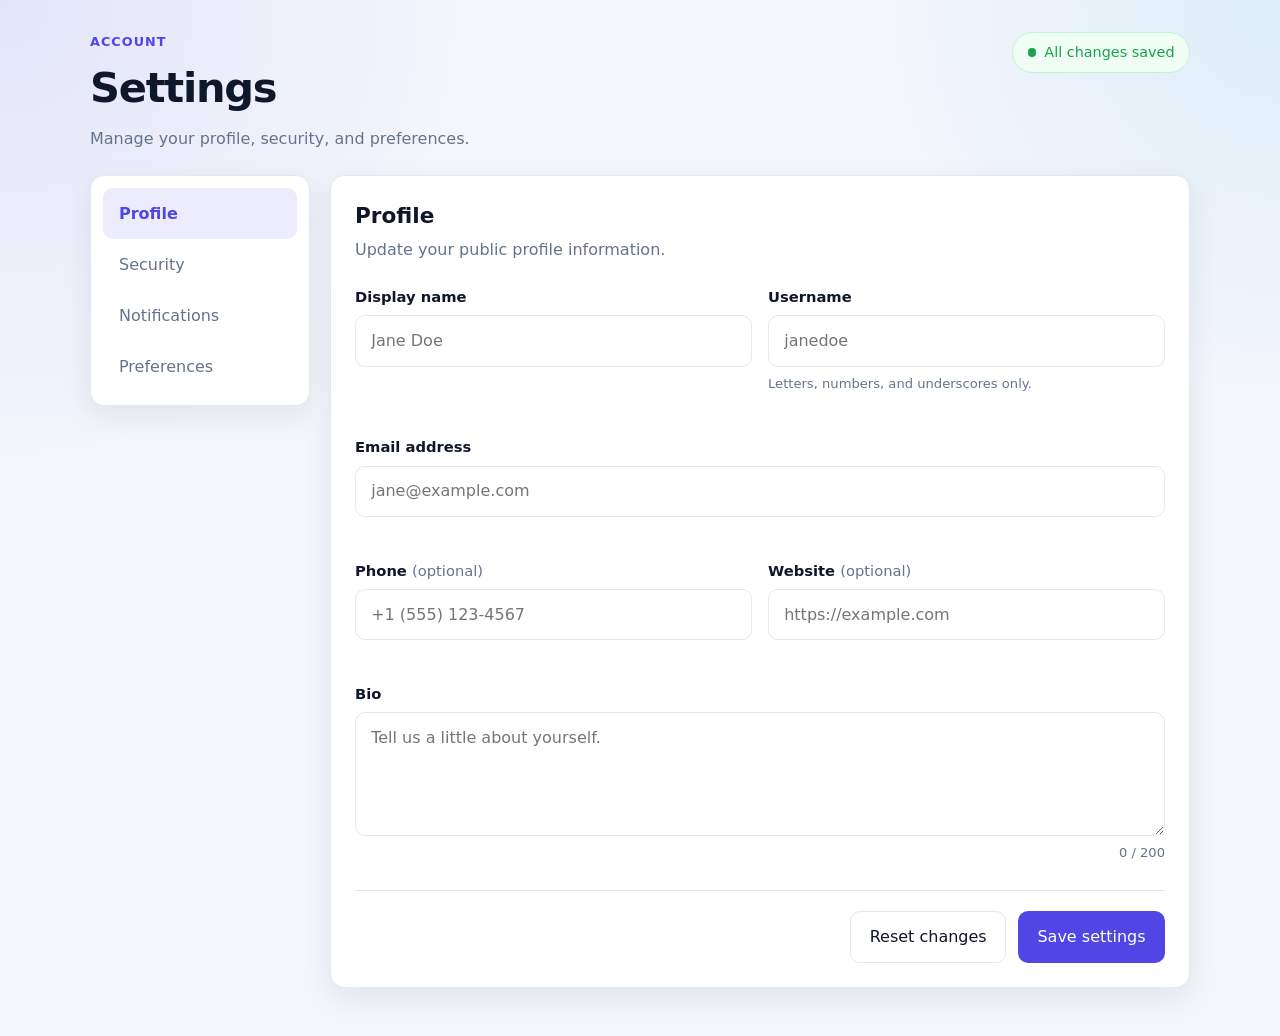
<file: settings/index.html>
<!DOCTYPE html>
<html lang="en">
  <head>
    <meta charset="UTF-8" />
    <meta name="viewport" content="width=device-width, initial-scale=1.0" />
    <title>Settings</title>
    <link rel="stylesheet" href="css/styles.css" />
  </head>
  <body>
    <div class="app">
      <header class="page-header">
        <div>
          <p class="eyebrow">Account</p>
          <h1>Settings</h1>
          <p class="subtitle">Manage your profile, security, and preferences.</p>
        </div>
        <div class="status-pill" id="saveStatus" aria-live="polite" hidden>
          <span class="status-dot"></span>
          <span class="status-text">All changes saved</span>
        </div>
      </header>

      <div class="layout">
        <nav class="sidebar" aria-label="Settings sections">
          <button type="button" class="nav-item active" data-section="profile">Profile</button>
          <button type="button" class="nav-item" data-section="security">Security</button>
          <button type="button" class="nav-item" data-section="notifications">Notifications</button>
          <button type="button" class="nav-item" data-section="preferences">Preferences</button>
        </nav>

        <main class="content">
          <form id="settingsForm" novalidate>
            <!-- Profile -->
            <section class="panel active" id="profile" aria-labelledby="profile-heading">
              <div class="panel-header">
                <h2 id="profile-heading">Profile</h2>
                <p>Update your public profile information.</p>
              </div>

              <div class="field-grid">
                <div class="field">
                  <label for="displayName">Display name</label>
                  <input
                    type="text"
                    id="displayName"
                    name="displayName"
                    autocomplete="name"
                    placeholder="Jane Doe"
                    required
                    minlength="2"
                    maxlength="50"
                  />
                  <p class="error" id="displayNameError" role="alert"></p>
                </div>

                <div class="field">
                  <label for="username">Username</label>
                  <input
                    type="text"
                    id="username"
                    name="username"
                    autocomplete="username"
                    placeholder="janedoe"
                    required
                    minlength="3"
                    maxlength="20"
                    pattern="^[a-zA-Z0-9_]+$"
                  />
                  <p class="hint">Letters, numbers, and underscores only.</p>
                  <p class="error" id="usernameError" role="alert"></p>
                </div>

                <div class="field field-full">
                  <label for="email">Email address</label>
                  <input
                    type="email"
                    id="email"
                    name="email"
                    autocomplete="email"
                    placeholder="jane@example.com"
                    required
                  />
                  <p class="error" id="emailError" role="alert"></p>
                </div>

                <div class="field">
                  <label for="phone">Phone <span class="optional">(optional)</span></label>
                  <input
                    type="tel"
                    id="phone"
                    name="phone"
                    autocomplete="tel"
                    placeholder="+1 (555) 123-4567"
                  />
                  <p class="error" id="phoneError" role="alert"></p>
                </div>

                <div class="field">
                  <label for="website">Website <span class="optional">(optional)</span></label>
                  <input
                    type="url"
                    id="website"
                    name="website"
                    autocomplete="url"
                    placeholder="https://example.com"
                  />
                  <p class="error" id="websiteError" role="alert"></p>
                </div>

                <div class="field field-full">
                  <label for="bio">Bio</label>
                  <textarea
                    id="bio"
                    name="bio"
                    rows="4"
                    maxlength="200"
                    placeholder="Tell us a little about yourself."
                  ></textarea>
                  <div class="field-footer">
                    <p class="error" id="bioError" role="alert"></p>
                    <p class="counter" id="bioCounter">0 / 200</p>
                  </div>
                </div>
              </div>
            </section>

            <!-- Security -->
            <section class="panel" id="security" aria-labelledby="security-heading">
              <div class="panel-header">
                <h2 id="security-heading">Security</h2>
                <p>Change your password and review security options.</p>
              </div>

              <div class="field-grid">
                <div class="field field-full">
                  <label for="currentPassword">Current password</label>
                  <div class="input-group">
                    <input
                      type="password"
                      id="currentPassword"
                      name="currentPassword"
                      autocomplete="current-password"
                      placeholder="Enter current password"
                    />
                    <button
                      type="button"
                      class="toggle-password"
                      data-target="currentPassword"
                      aria-label="Show current password"
                    >
                      Show
                    </button>
                  </div>
                  <p class="error" id="currentPasswordError" role="alert"></p>
                </div>

                <div class="field">
                  <label for="newPassword">New password</label>
                  <div class="input-group">
                    <input
                      type="password"
                      id="newPassword"
                      name="newPassword"
                      autocomplete="new-password"
                      placeholder="Create a new password"
                      minlength="8"
                    />
                    <button
                      type="button"
                      class="toggle-password"
                      data-target="newPassword"
                      aria-label="Show new password"
                    >
                      Show
                    </button>
                  </div>
                  <ul class="password-rules" id="passwordRules">
                    <li data-rule="length">At least 8 characters</li>
                    <li data-rule="uppercase">One uppercase letter</li>
                    <li data-rule="lowercase">One lowercase letter</li>
                    <li data-rule="number">One number</li>
                    <li data-rule="special">One special character</li>
                  </ul>
                  <p class="error" id="newPasswordError" role="alert"></p>
                </div>

                <div class="field">
                  <label for="confirmPassword">Confirm new password</label>
                  <div class="input-group">
                    <input
                      type="password"
                      id="confirmPassword"
                      name="confirmPassword"
                      autocomplete="new-password"
                      placeholder="Repeat new password"
                    />
                    <button
                      type="button"
                      class="toggle-password"
                      data-target="confirmPassword"
                      aria-label="Show confirm password"
                    >
                      Show
                    </button>
                  </div>
                  <p class="error" id="confirmPasswordError" role="alert"></p>
                </div>

                <div class="field field-full">
                  <label class="toggle-row" for="twoFactor">
                    <span>
                      <strong>Two-factor authentication</strong>
                      <small>Add an extra layer of security to your account.</small>
                    </span>
                    <input type="checkbox" id="twoFactor" name="twoFactor" />
                    <span class="switch" aria-hidden="true"></span>
                  </label>
                </div>
              </div>
            </section>

            <!-- Notifications -->
            <section class="panel" id="notifications" aria-labelledby="notifications-heading">
              <div class="panel-header">
                <h2 id="notifications-heading">Notifications</h2>
                <p>Choose what updates you want to receive.</p>
              </div>

              <div class="toggle-list">
                <label class="toggle-row" for="emailNotifications">
                  <span>
                    <strong>Email notifications</strong>
                    <small>Receive product updates and announcements.</small>
                  </span>
                  <input type="checkbox" id="emailNotifications" name="emailNotifications" checked />
                  <span class="switch" aria-hidden="true"></span>
                </label>

                <label class="toggle-row" for="pushNotifications">
                  <span>
                    <strong>Push notifications</strong>
                    <small>Get real-time alerts in your browser.</small>
                  </span>
                  <input type="checkbox" id="pushNotifications" name="pushNotifications" />
                  <span class="switch" aria-hidden="true"></span>
                </label>

                <label class="toggle-row" for="weeklyDigest">
                  <span>
                    <strong>Weekly digest</strong>
                    <small>A summary of activity sent every Monday.</small>
                  </span>
                  <input type="checkbox" id="weeklyDigest" name="weeklyDigest" checked />
                  <span class="switch" aria-hidden="true"></span>
                </label>
              </div>
            </section>

            <!-- Preferences -->
            <section class="panel" id="preferences" aria-labelledby="preferences-heading">
              <div class="panel-header">
                <h2 id="preferences-heading">Preferences</h2>
                <p>Customize your experience.</p>
              </div>

              <div class="field-grid">
                <div class="field">
                  <label for="language">Language</label>
                  <select id="language" name="language" required>
                    <option value="">Select a language</option>
                    <option value="en" selected>English</option>
                    <option value="es">Spanish</option>
                    <option value="fr">French</option>
                    <option value="de">German</option>
                  </select>
                  <p class="error" id="languageError" role="alert"></p>
                </div>

                <div class="field">
                  <label for="timezone">Timezone</label>
                  <select id="timezone" name="timezone" required>
                    <option value="">Select a timezone</option>
                    <option value="UTC">UTC</option>
                    <option value="America/New_York">Eastern Time (US)</option>
                    <option value="America/Chicago">Central Time (US)</option>
                    <option value="America/Los_Angeles">Pacific Time (US)</option>
                    <option value="Europe/London">London</option>
                    <option value="Asia/Karachi">Karachi</option>
                  </select>
                  <p class="error" id="timezoneError" role="alert"></p>
                </div>

                <div class="field field-full">
                  <fieldset class="radio-group">
                    <legend>Theme</legend>
                    <label class="radio-card">
                      <input type="radio" name="theme" value="light" checked />
                      <span>
                        <strong>Light</strong>
                        <small>Clean and bright interface.</small>
                      </span>
                    </label>
                    <label class="radio-card">
                      <input type="radio" name="theme" value="dark" />
                      <span>
                        <strong>Dark</strong>
                        <small>Easy on the eyes at night.</small>
                      </span>
                    </label>
                    <label class="radio-card">
                      <input type="radio" name="theme" value="system" />
                      <span>
                        <strong>System</strong>
                        <small>Match your device settings.</small>
                      </span>
                    </label>
                  </fieldset>
                </div>
              </div>
            </section>

            <div class="form-actions">
              <button type="button" class="btn btn-ghost" id="resetBtn">Reset changes</button>
              <button type="submit" class="btn btn-primary" id="saveBtn">Save settings</button>
            </div>
          </form>
        </main>
      </div>
    </div>

    <div class="toast" id="toast" role="status" aria-live="polite" hidden></div>

    <script src="js/validation.js"></script>
  </body>
</html>
</file>
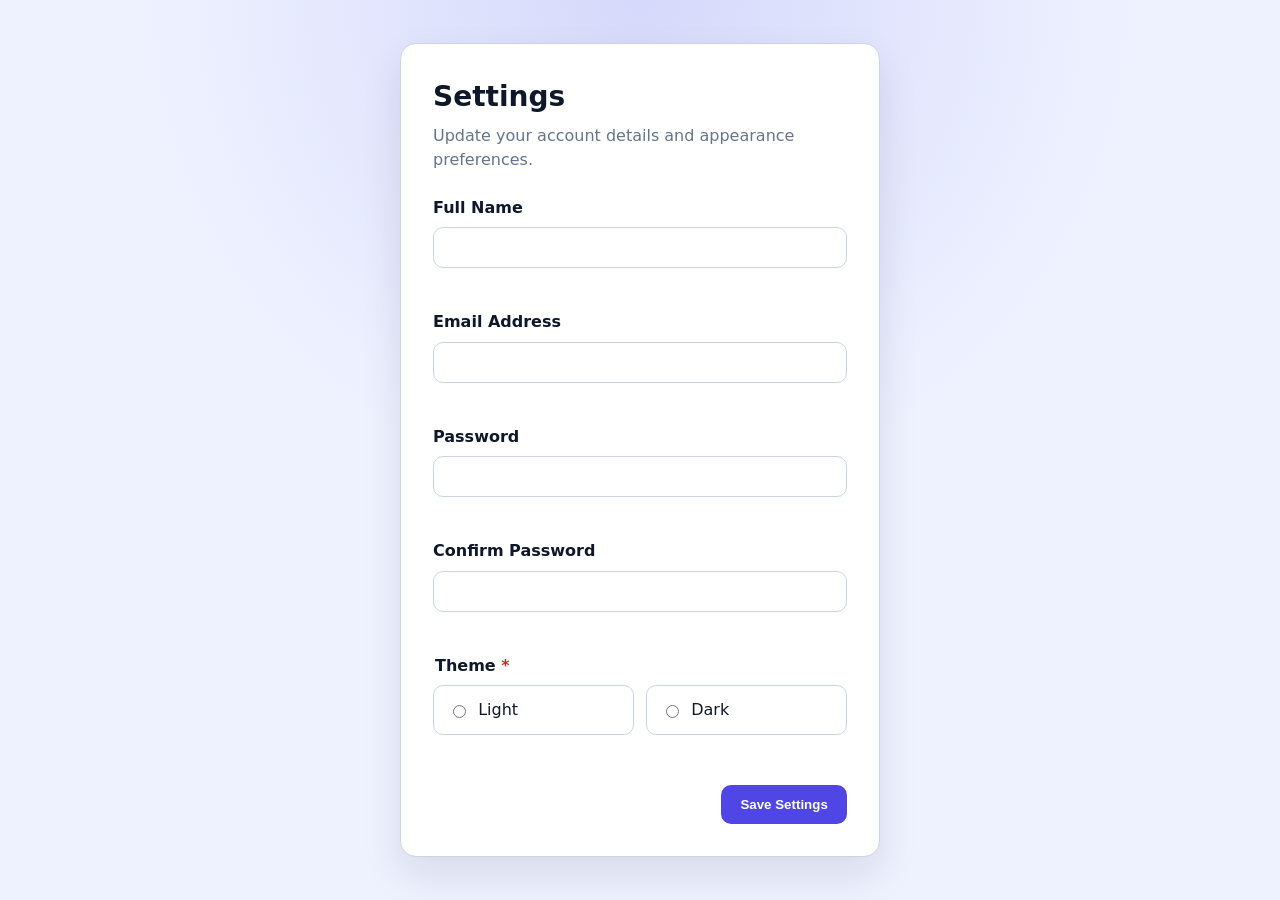
<file: settings/settings.html>
<!DOCTYPE html>
<html lang="en">
  <head>
    <meta charset="UTF-8" />
    <meta name="viewport" content="width=device-width, initial-scale=1.0" />
    <title>Settings</title>
    <link rel="stylesheet" href="css/style.css" />
  </head>
  <body>
    <main class="page">
      <section class="card" aria-labelledby="settings-title">
        <header class="card-header">
          <h1 id="settings-title">Settings</h1>
          <p>Update your account details and appearance preferences.</p>
        </header>

        <form id="settingsForm" novalidate>
          <div class="field">
            <label for="fullName">Full Name</label>
            <input
              type="text"
              id="fullName"
              name="fullName"
              autocomplete="name"
              required
              aria-describedby="fullNameError"
              aria-errormessage="fullNameError"
            />
            <p class="error" id="fullNameError" aria-live="polite"></p>
          </div>

          <div class="field">
            <label for="email">Email Address</label>
            <input
              type="email"
              id="email"
              name="email"
              autocomplete="email"
              required
              aria-describedby="emailError"
              aria-errormessage="emailError"
            />
            <p class="error" id="emailError" aria-live="polite"></p>
          </div>

          <div class="field">
            <label for="password">Password</label>
            <input
              type="password"
              id="password"
              name="password"
              autocomplete="new-password"
              minlength="8"
              required
              aria-describedby="passwordError"
              aria-errormessage="passwordError"
            />
            <p class="error" id="passwordError" aria-live="polite"></p>
          </div>

          <div class="field">
            <label for="confirmPassword">Confirm Password</label>
            <input
              type="password"
              id="confirmPassword"
              name="confirmPassword"
              autocomplete="new-password"
              required
              aria-describedby="confirmPasswordError"
              aria-errormessage="confirmPasswordError"
            />
            <p class="error" id="confirmPasswordError" aria-live="polite"></p>
          </div>

          <fieldset class="field theme-field" id="themeFieldset">
            <legend id="themeLegend">Theme <span class="required-mark" aria-hidden="true">*</span></legend>
            <div
              class="theme-options"
              role="radiogroup"
              aria-labelledby="themeLegend"
              aria-describedby="themeError"
              aria-required="true"
            >
              <label class="theme-option" for="themeLight">
                <input
                  type="radio"
                  id="themeLight"
                  name="theme"
                  value="light"
                  required
                />
                <span>Light</span>
              </label>
              <label class="theme-option" for="themeDark">
                <input type="radio" id="themeDark" name="theme" value="dark" />
                <span>Dark</span>
              </label>
            </div>
            <p class="error" id="themeError" aria-live="polite"></p>
          </fieldset>

          <p class="success" id="successMessage" role="status" aria-live="polite" hidden>
            Settings saved successfully.
          </p>

          <div class="actions">
            <button type="submit" class="btn btn-primary">Save Settings</button>
          </div>
        </form>
      </section>
    </main>

    <script src="js/script.js"></script>
  </body>
</html>
</file>
<file: settings/css/styles.css>
:root {
  --bg: #f4f6fb;
  --surface: #ffffff;
  --surface-muted: #f8fafc;
  --border: #e2e8f0;
  --border-focus: #6366f1;
  --text: #0f172a;
  --text-muted: #64748b;
  --primary: #4f46e5;
  --primary-hover: #4338ca;
  --danger: #dc2626;
  --success: #16a34a;
  --shadow: 0 10px 30px rgba(15, 23, 42, 0.08);
  --radius: 14px;
  --radius-sm: 10px;
  --transition: 180ms ease;
}

*,
*::before,
*::after {
  box-sizing: border-box;
}

body {
  margin: 0;
  min-height: 100vh;
  font-family: Inter, system-ui, -apple-system, BlinkMacSystemFont, "Segoe UI", sans-serif;
  color: var(--text);
  background:
    radial-gradient(circle at top left, rgba(99, 102, 241, 0.12), transparent 28%),
    radial-gradient(circle at top right, rgba(14, 165, 233, 0.1), transparent 24%),
    var(--bg);
  line-height: 1.5;
}

button,
input,
select,
textarea {
  font: inherit;
}

.app {
  width: min(1100px, calc(100% - 2rem));
  margin: 2rem auto 3rem;
}

.page-header {
  display: flex;
  justify-content: space-between;
  align-items: flex-start;
  gap: 1rem;
  margin-bottom: 1.5rem;
}

.eyebrow {
  margin: 0 0 0.35rem;
  font-size: 0.8rem;
  font-weight: 600;
  letter-spacing: 0.08em;
  text-transform: uppercase;
  color: var(--primary);
}

.page-header h1 {
  margin: 0;
  font-size: clamp(2rem, 4vw, 2.6rem);
  letter-spacing: -0.03em;
}

.subtitle {
  margin: 0.5rem 0 0;
  color: var(--text-muted);
}

.status-pill {
  display: inline-flex;
  align-items: center;
  gap: 0.5rem;
  padding: 0.55rem 0.9rem;
  border: 1px solid #bbf7d0;
  border-radius: 999px;
  background: #f0fdf4;
  color: var(--success);
  font-size: 0.9rem;
  white-space: nowrap;
}

.status-dot {
  width: 0.55rem;
  height: 0.55rem;
  border-radius: 50%;
  background: currentColor;
}

.layout {
  display: grid;
  grid-template-columns: 220px 1fr;
  gap: 1.25rem;
}

.sidebar,
.content {
  background: var(--surface);
  border: 1px solid var(--border);
  border-radius: var(--radius);
  box-shadow: var(--shadow);
}

.sidebar {
  padding: 0.75rem;
  height: fit-content;
  position: sticky;
  top: 1rem;
}

.nav-item {
  width: 100%;
  padding: 0.85rem 1rem;
  border: 0;
  border-radius: var(--radius-sm);
  background: transparent;
  color: var(--text-muted);
  text-align: left;
  cursor: pointer;
  transition: background var(--transition), color var(--transition);
}

.nav-item:hover {
  background: var(--surface-muted);
  color: var(--text);
}

.nav-item.active {
  background: rgba(79, 70, 229, 0.1);
  color: var(--primary);
  font-weight: 600;
}

.content {
  padding: 1.5rem;
}

.panel {
  display: none;
}

.panel.active {
  display: block;
}

.panel-header {
  margin-bottom: 1.5rem;
}

.panel-header h2 {
  margin: 0 0 0.35rem;
  font-size: 1.35rem;
}

.panel-header p {
  margin: 0;
  color: var(--text-muted);
}

.field-grid {
  display: grid;
  grid-template-columns: repeat(2, minmax(0, 1fr));
  gap: 1.1rem 1rem;
}

.field {
  display: flex;
  flex-direction: column;
  gap: 0.45rem;
}

.field-full {
  grid-column: 1 / -1;
}

label {
  font-size: 0.92rem;
  font-weight: 600;
}

.optional {
  font-weight: 500;
  color: var(--text-muted);
}

input[type="text"],
input[type="email"],
input[type="tel"],
input[type="url"],
input[type="password"],
select,
textarea {
  width: 100%;
  padding: 0.8rem 0.95rem;
  border: 1px solid var(--border);
  border-radius: var(--radius-sm);
  background: var(--surface);
  color: var(--text);
  transition: border-color var(--transition), box-shadow var(--transition);
}

input:focus,
select:focus,
textarea:focus {
  outline: none;
  border-color: var(--border-focus);
  box-shadow: 0 0 0 4px rgba(99, 102, 241, 0.15);
}

input.invalid,
select.invalid,
textarea.invalid {
  border-color: var(--danger);
  box-shadow: 0 0 0 4px rgba(220, 38, 38, 0.12);
}

.input-group {
  display: flex;
  align-items: stretch;
}

.input-group input {
  border-top-right-radius: 0;
  border-bottom-right-radius: 0;
}

.toggle-password {
  padding: 0 0.9rem;
  border: 1px solid var(--border);
  border-left: 0;
  border-radius: 0 var(--radius-sm) var(--radius-sm) 0;
  background: var(--surface-muted);
  color: var(--text-muted);
  cursor: pointer;
}

.toggle-password:hover {
  color: var(--text);
}

.hint,
.error,
.counter {
  margin: 0;
  font-size: 0.82rem;
}

.hint {
  color: var(--text-muted);
}

.error {
  min-height: 1.1rem;
  color: var(--danger);
}

.field-footer {
  display: flex;
  justify-content: space-between;
  align-items: center;
  gap: 1rem;
}

.counter {
  margin-left: auto;
  color: var(--text-muted);
}

.password-rules {
  margin: 0.2rem 0 0;
  padding-left: 1.1rem;
  color: var(--text-muted);
  font-size: 0.82rem;
}

.password-rules li {
  margin: 0.15rem 0;
}

.password-rules li.valid {
  color: var(--success);
}

.toggle-list {
  display: flex;
  flex-direction: column;
  gap: 0.75rem;
}

.toggle-row {
  display: flex;
  align-items: center;
  justify-content: space-between;
  gap: 1rem;
  padding: 1rem;
  border: 1px solid var(--border);
  border-radius: var(--radius-sm);
  background: var(--surface-muted);
  cursor: pointer;
}

.toggle-row strong {
  display: block;
  margin-bottom: 0.15rem;
}

.toggle-row small {
  color: var(--text-muted);
}

.toggle-row input {
  position: absolute;
  opacity: 0;
  pointer-events: none;
}

.switch {
  position: relative;
  width: 46px;
  height: 26px;
  border-radius: 999px;
  background: #cbd5e1;
  transition: background var(--transition);
  flex-shrink: 0;
}

.switch::after {
  content: "";
  position: absolute;
  top: 3px;
  left: 3px;
  width: 20px;
  height: 20px;
  border-radius: 50%;
  background: #fff;
  transition: transform var(--transition);
}

.toggle-row input:checked + .switch {
  background: var(--primary);
}

.toggle-row input:checked + .switch::after {
  transform: translateX(20px);
}

.radio-group {
  margin: 0;
  padding: 0;
  border: 0;
  display: grid;
  grid-template-columns: repeat(3, minmax(0, 1fr));
  gap: 0.75rem;
}

.radio-group legend {
  margin-bottom: 0.65rem;
  font-weight: 600;
}

.radio-card {
  display: block;
  padding: 0.95rem;
  border: 1px solid var(--border);
  border-radius: var(--radius-sm);
  background: var(--surface-muted);
  cursor: pointer;
  transition: border-color var(--transition), box-shadow var(--transition);
}

.radio-card input {
  position: absolute;
  opacity: 0;
}

.radio-card strong {
  display: block;
}

.radio-card small {
  color: var(--text-muted);
}

.radio-card:has(input:checked) {
  border-color: var(--primary);
  box-shadow: 0 0 0 4px rgba(79, 70, 229, 0.12);
}

.form-actions {
  display: flex;
  justify-content: flex-end;
  gap: 0.75rem;
  margin-top: 1.75rem;
  padding-top: 1.25rem;
  border-top: 1px solid var(--border);
}

.btn {
  padding: 0.8rem 1.15rem;
  border-radius: var(--radius-sm);
  border: 1px solid transparent;
  cursor: pointer;
  transition: background var(--transition), color var(--transition), border-color var(--transition);
}

.btn-primary {
  background: var(--primary);
  color: #fff;
}

.btn-primary:hover {
  background: var(--primary-hover);
}

.btn-primary:disabled {
  opacity: 0.65;
  cursor: not-allowed;
}

.btn-ghost {
  background: transparent;
  border-color: var(--border);
  color: var(--text);
}

.btn-ghost:hover {
  background: var(--surface-muted);
}

.toast {
  position: fixed;
  right: 1.25rem;
  bottom: 1.25rem;
  padding: 0.9rem 1.1rem;
  border-radius: var(--radius-sm);
  background: #111827;
  color: #fff;
  box-shadow: var(--shadow);
  transform: translateY(120%);
  opacity: 0;
  transition: transform var(--transition), opacity var(--transition);
}

.toast.show {
  transform: translateY(0);
  opacity: 1;
}

.toast.error {
  background: #7f1d1d;
}

@media (max-width: 900px) {
  .layout {
    grid-template-columns: 1fr;
  }

  .sidebar {
    position: static;
    display: grid;
    grid-template-columns: repeat(2, minmax(0, 1fr));
    gap: 0.5rem;
  }

  .field-grid,
  .radio-group {
    grid-template-columns: 1fr;
  }
}

@media (max-width: 640px) {
  .app {
    width: min(100%, calc(100% - 1rem));
    margin-top: 1rem;
  }

  .page-header {
    flex-direction: column;
  }

  .sidebar {
    grid-template-columns: 1fr;
  }

  .form-actions {
    flex-direction: column-reverse;
  }

  .btn {
    width: 100%;
  }
}
</file>
<file: settings/css/style.css>
:root {
  --bg: #eef2ff;
  --card: #ffffff;
  --text: #0f172a;
  --muted: #64748b;
  --border: #cbd5e1;
  --primary: #4f46e5;
  --primary-hover: #4338ca;
  --danger: #dc2626;
  --success: #15803d;
  --radius: 16px;
  --shadow: 0 18px 40px rgba(15, 23, 42, 0.1);
}

*,
*::before,
*::after {
  box-sizing: border-box;
}

body {
  margin: 0;
  min-height: 100vh;
  font-family: Inter, system-ui, -apple-system, BlinkMacSystemFont, "Segoe UI", sans-serif;
  color: var(--text);
  background: radial-gradient(circle at top, rgba(79, 70, 229, 0.15), transparent 45%), var(--bg);
  line-height: 1.5;
}

body.theme-dark {
  --bg: #0f172a;
  --card: #1e293b;
  --text: #f8fafc;
  --muted: #94a3b8;
  --border: #334155;
  --shadow: 0 18px 40px rgba(0, 0, 0, 0.35);
}

.page {
  display: grid;
  place-items: center;
  min-height: 100vh;
  padding: 1.5rem;
}

.card {
  width: min(100%, 480px);
  padding: 2rem;
  border: 1px solid var(--border);
  border-radius: var(--radius);
  background: var(--card);
  box-shadow: var(--shadow);
}

.card-header h1 {
  margin: 0 0 0.35rem;
  font-size: 1.75rem;
}

.card-header p {
  margin: 0 0 1.5rem;
  color: var(--muted);
}

.field {
  margin-bottom: 1.1rem;
}

label,
legend {
  display: block;
  margin-bottom: 0.45rem;
  font-weight: 600;
}

.required-mark {
  color: var(--danger);
}

input[type="text"],
input[type="email"],
input[type="password"] {
  width: 100%;
  padding: 0.75rem 0.9rem;
  border: 1px solid var(--border);
  border-radius: 10px;
  background: transparent;
  color: var(--text);
  transition: border-color 0.2s ease, box-shadow 0.2s ease;
}

input:focus-visible {
  outline: none;
  border-color: var(--primary);
  box-shadow: 0 0 0 3px rgba(79, 70, 229, 0.2);
}

input.invalid {
  border-color: var(--danger);
  box-shadow: 0 0 0 3px rgba(220, 38, 38, 0.15);
}

.theme-field {
  margin: 0 0 1.1rem;
  padding: 0;
  border: 0;
}

.theme-options {
  display: grid;
  grid-template-columns: 1fr 1fr;
  gap: 0.75rem;
}

.theme-option {
  display: flex;
  align-items: center;
  gap: 0.55rem;
  padding: 0.75rem 0.9rem;
  border: 1px solid var(--border);
  border-radius: 10px;
  cursor: pointer;
  font-weight: 500;
  transition: border-color 0.2s ease, background-color 0.2s ease;
}

.theme-option:hover,
.theme-option:focus-within {
  border-color: var(--primary);
}

.theme-option:has(input:checked) {
  border-color: var(--primary);
  background: rgba(79, 70, 229, 0.08);
}

.theme-option input {
  accent-color: var(--primary);
}

.theme-field.invalid .theme-options {
  outline: 2px solid var(--danger);
  outline-offset: 2px;
  border-radius: 10px;
}

.error {
  min-height: 1.2rem;
  margin: 0.35rem 0 0;
  font-size: 0.85rem;
  color: var(--danger);
}

.success {
  margin: 0 0 1rem;
  padding: 0.75rem 0.9rem;
  border: 1px solid #86efac;
  border-radius: 10px;
  background: #f0fdf4;
  color: var(--success);
  font-weight: 600;
}

body.theme-dark .success {
  border-color: #166534;
  background: #14532d;
  color: #bbf7d0;
}

.actions {
  display: flex;
  justify-content: flex-end;
}

.btn {
  padding: 0.75rem 1.2rem;
  border: 0;
  border-radius: 10px;
  font-weight: 600;
  cursor: pointer;
  transition: background-color 0.2s ease, transform 0.2s ease;
}

.btn-primary {
  background: var(--primary);
  color: #ffffff;
}

.btn-primary:hover {
  background: var(--primary-hover);
  transform: translateY(-1px);
}

.btn-primary:active {
  transform: translateY(0);
}

.btn-primary:focus-visible {
  outline: 3px solid rgba(79, 70, 229, 0.35);
  outline-offset: 2px;
}

@media (max-width: 480px) {
  .card {
    padding: 1.25rem;
  }

  .theme-options {
    grid-template-columns: 1fr;
  }

  .actions {
    justify-content: stretch;
  }

  .btn {
    width: 100%;
  }
}
</file>
